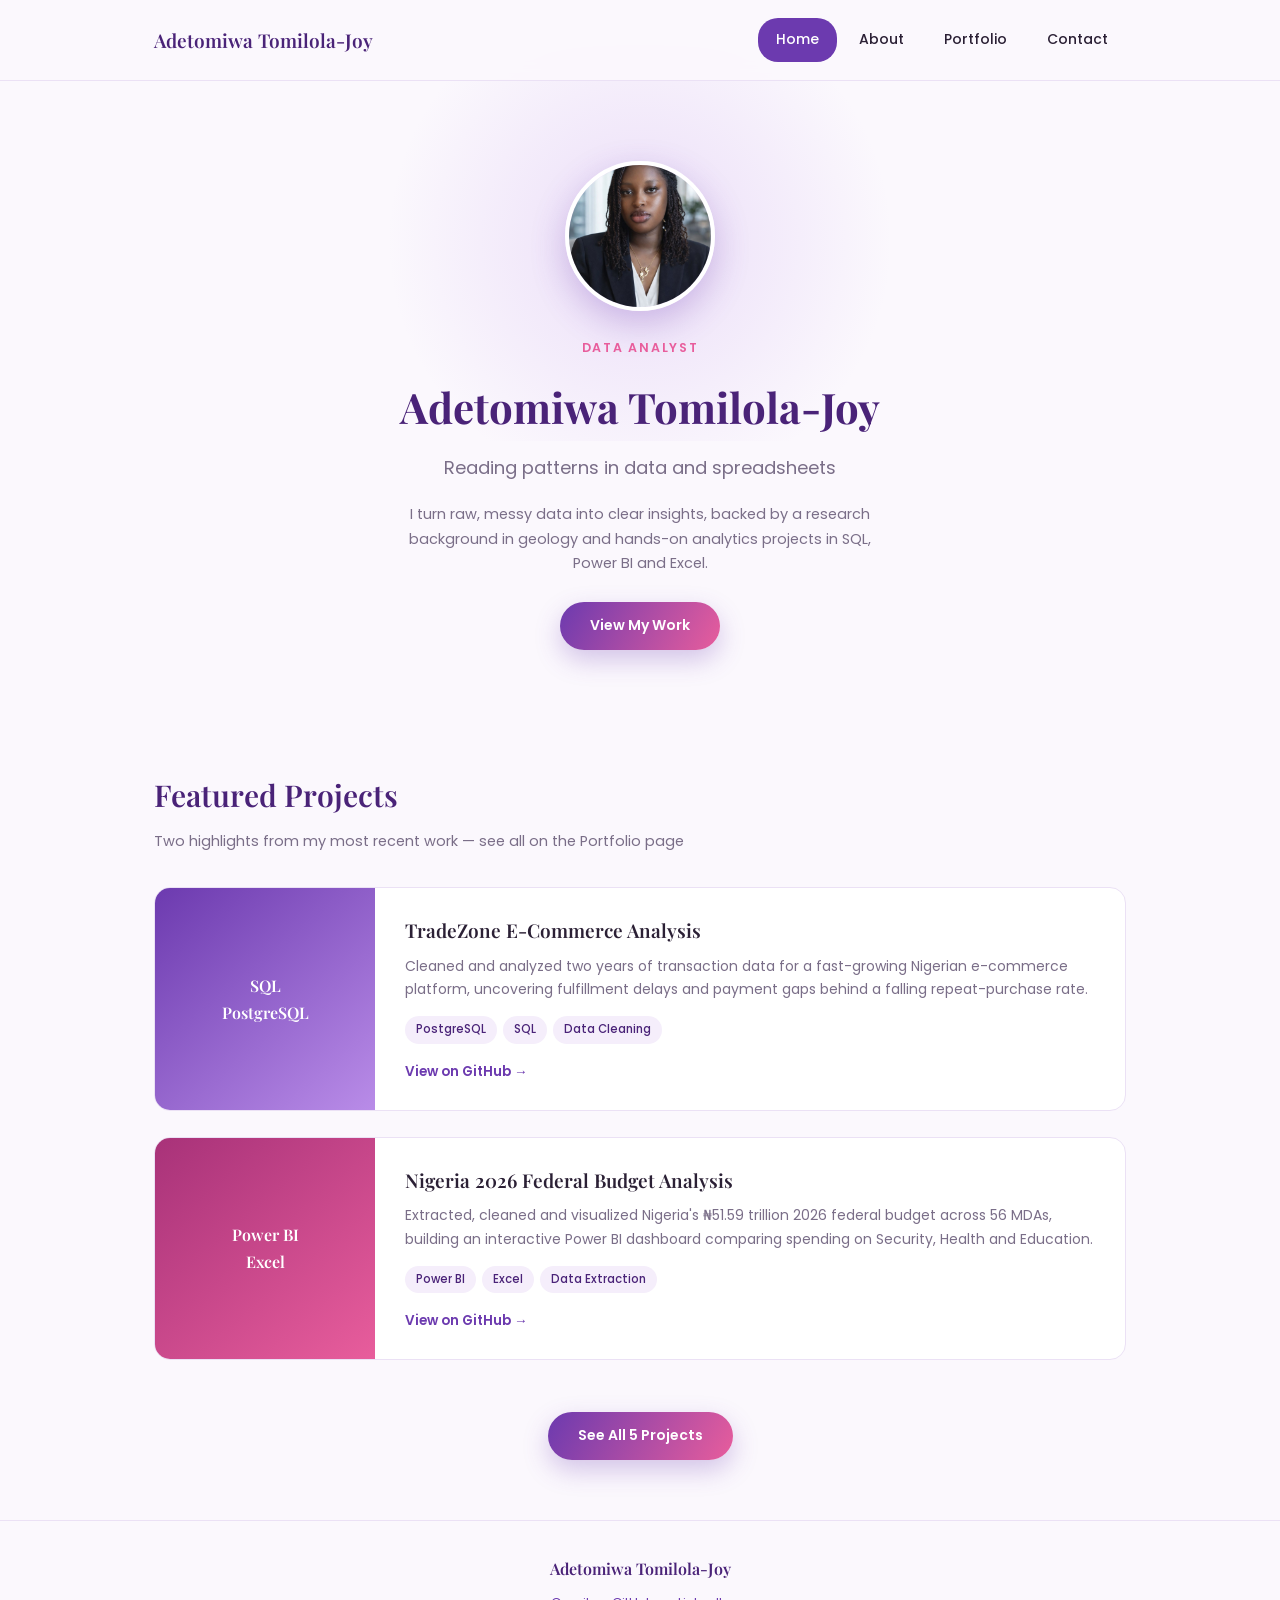
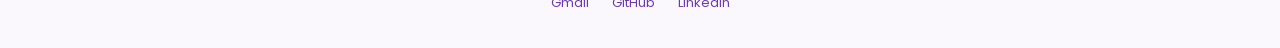
<file: index.html>
<!DOCTYPE html>
<html lang="en">
<head>
<meta charset="UTF-8">
<meta name="viewport" content="width=device-width, initial-scale=1.0">
<title>Adetomiwa Tomilola-Joy | Data Analyst</title>
<link rel="preconnect" href="https://fonts.googleapis.com">
<link href="https://fonts.googleapis.com/css2?family=Playfair+Display:wght@500;600;700&family=Poppins:wght@300;400;500;600;700&display=swap" rel="stylesheet">
<link rel="stylesheet" href="shared.css">
</head>
<body>

<header>
  <nav>
    <div class="site-title">Adetomiwa Tomilola-Joy</div>
    <button class="menu-toggle" id="menuToggle">&#9776;</button>
    <ul id="navLinks">
      <li><a href="index.html" class="active">Home</a></li>
      <li><a href="about.html">About</a></li>
      <li><a href="portfolio.html">Portfolio</a></li>
      <li><a href="contact.html">Contact</a></li>
    </ul>
  </nav>
</header>

<div class="hero">
  <img src="profile.jpg" alt="Adetomiwa Tomilola-Joy">
  <div class="eyebrow">Data Analyst</div>
  <h1>Adetomiwa Tomilola-Joy</h1>
  <h2>Reading patterns in data and spreadsheets</h2>
  <p class="tag">I turn raw, messy data into clear insights, backed by a research background in geology and hands-on analytics projects in SQL, Power BI and Excel.</p>
  <a class="btn" href="portfolio.html">View My Work</a>
</div>

<section id="portfolio">
  <h3>Featured Projects</h3>
  <p class="subhead">Two highlights from my most recent work — see all on the Portfolio page</p>

  <div class="card">
    <div class="card-banner banner-purple">SQL<br>PostgreSQL</div>
    <div class="card-text">
      <h4>TradeZone E-Commerce Analysis</h4>
      <p>Cleaned and analyzed two years of transaction data for a fast-growing Nigerian e-commerce platform, uncovering fulfillment delays and payment gaps behind a falling repeat-purchase rate.</p>
      <div class="tags"><span>PostgreSQL</span><span>SQL</span><span>Data Cleaning</span></div>
      <a class="cta" href="https://github.com/Tomilola-Joy/E-commerce-SQL-Analysis" target="_blank" rel="noopener">View on GitHub &rarr;</a>
    </div>
  </div>

  <div class="card">
    <div class="card-banner banner-pink">Power BI<br>Excel</div>
    <div class="card-text">
      <h4>Nigeria 2026 Federal Budget Analysis</h4>
      <p>Extracted, cleaned and visualized Nigeria's &#8358;51.59 trillion 2026 federal budget across 56 MDAs, building an interactive Power BI dashboard comparing spending on Security, Health and Education.</p>
      <div class="tags"><span>Power BI</span><span>Excel</span><span>Data Extraction</span></div>
      <a class="cta" href="https://github.com/Tomilola-Joy/Nigeria-2026-Federal-Budget-Analysis" target="_blank" rel="noopener">View on GitHub &rarr;</a>
    </div>
  </div>

  <div style="text-align:center; margin-top:10px;">
    <a class="btn" href="portfolio.html">See All 5 Projects</a>
  </div>
</section>

<footer>
  <div class="footer-name">Adetomiwa Tomilola-Joy</div>
  <div class="footer-links">
    <a href="mailto:adetomiwatomilolajoy@gmail.com">Gmail</a>
    <a href="https://github.com/Tomilola-Joy?tab=repositories" target="_blank" rel="noopener">GitHub</a>
    <a href="https://www.linkedin.com/in/adetomiwa-tomilola" target="_blank" rel="noopener">LinkedIn</a>
  </div>
</footer>

<script>
  document.getElementById('menuToggle').addEventListener('click', ()=>{
    document.getElementById('navLinks').classList.toggle('open');
  });
</script>

</body>
</html>
</file>
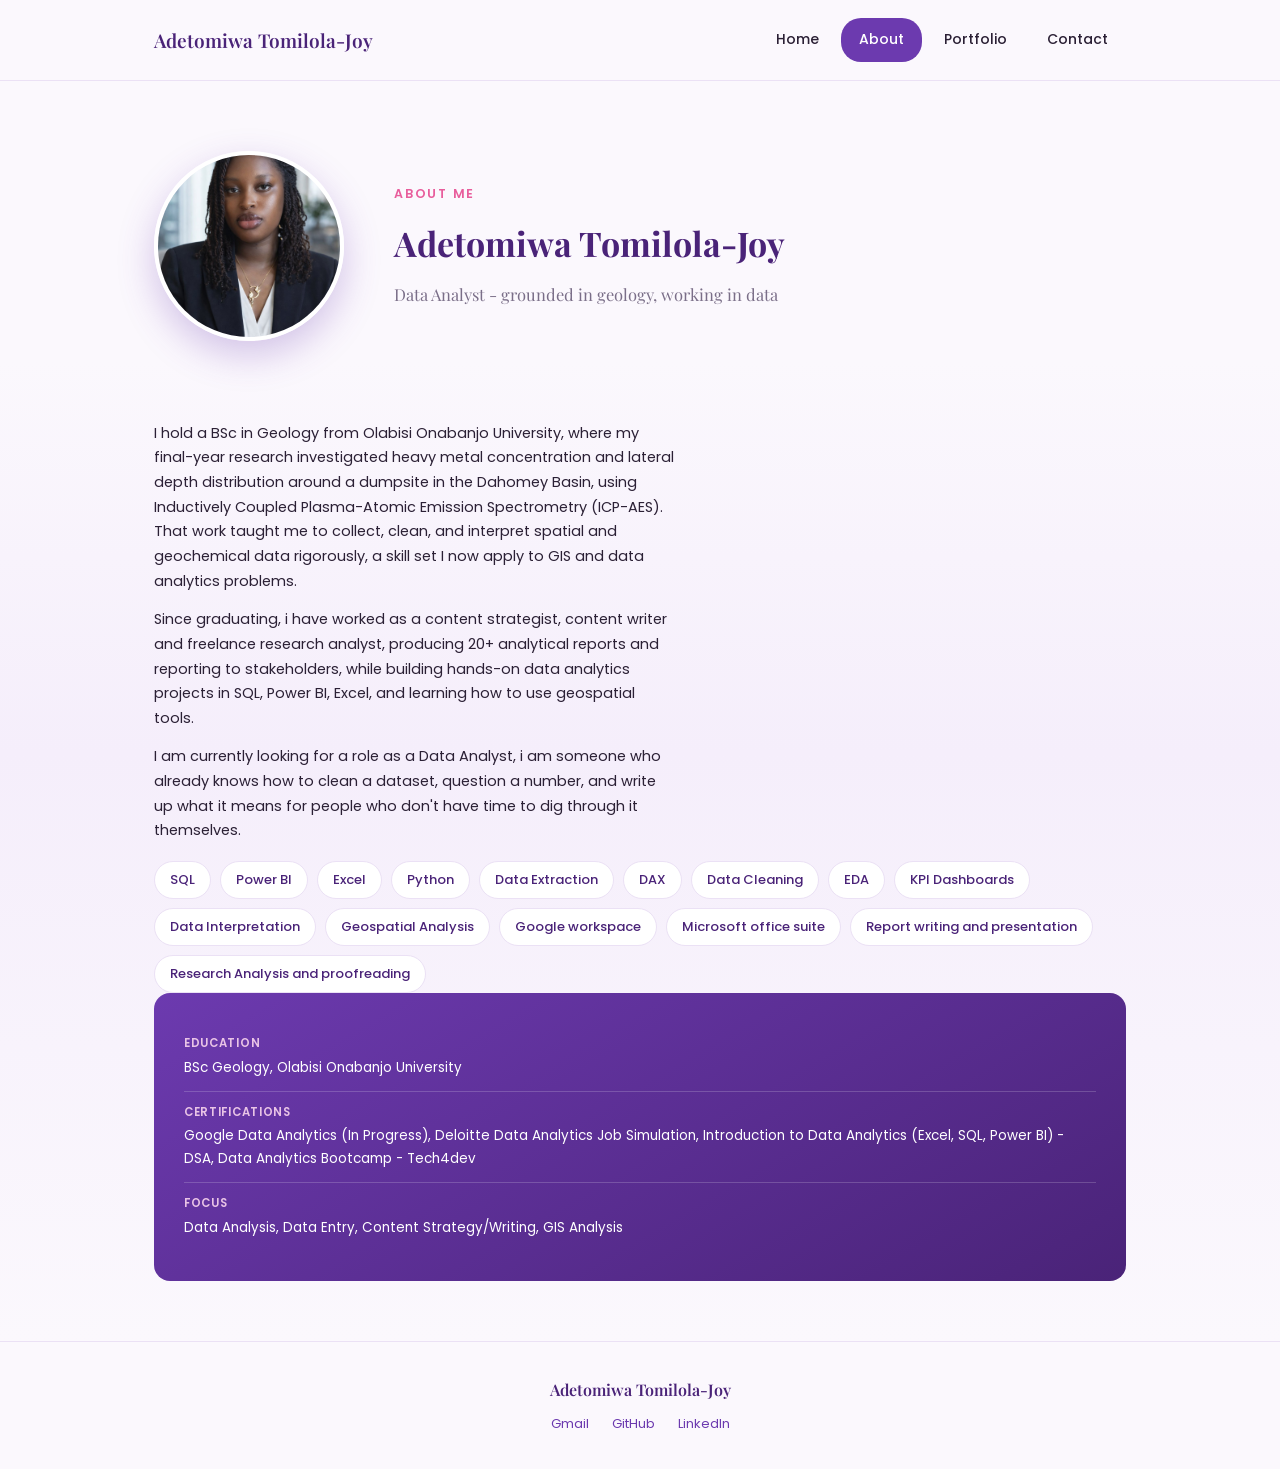
<file: about.html>
<!DOCTYPE html>
<html lang="en">
<head>
<meta charset="UTF-8">
<meta name="viewport" content="width=device-width, initial-scale=1.0">
<title>About | Adetomiwa Tomilola-Joy</title>
<link rel="preconnect" href="https://fonts.googleapis.com">
<link href="https://fonts.googleapis.com/css2?family=Playfair+Display:wght@500;600;700&family=Poppins:wght@300;400;500;600;700&display=swap" rel="stylesheet">
<link rel="stylesheet" href="shared.css">
</head>
<body>

<header>
  <nav>
    <div class="site-title">Adetomiwa Tomilola-Joy</div>
    <button class="menu-toggle" id="menuToggle">&#9776;</button>
    <ul id="navLinks">
      <li><a href="index.html">Home</a></li>
      <li><a href="about.html" class="active">About</a></li>
      <li><a href="portfolio.html">Portfolio</a></li>
      <li><a href="contact.html">Contact</a></li>
    </ul>
  </nav>
</header>

<div id="about-hero">
  <img src="profile.jpg" alt="Adetomiwa Tomilola-Joy">
  <div>
    <div class="eyebrow">About Me</div>
    <h1>Adetomiwa Tomilola-Joy</h1>
    <h2>Data Analyst - grounded in geology, working in data</h2>
  </div>
</div>

<div class="about-content-wrap">
  <section id="about">
    <div class="about-wrap">
      <div>
        <p>I hold a BSc in Geology from Olabisi Onabanjo University, where my final-year research investigated heavy metal concentration and lateral depth distribution around a dumpsite in the Dahomey Basin, using Inductively Coupled Plasma-Atomic Emission Spectrometry (ICP-AES). That work taught me to collect, clean, and interpret spatial and geochemical data rigorously, a skill set I now apply to GIS and data analytics problems.</p>
        <p>Since graduating, i have worked as a content strategist, content writer and freelance research analyst, producing 20+ analytical reports and reporting to stakeholders, while building hands-on data analytics projects in SQL, Power BI, Excel, and learning how to use geospatial tools.</p>
        <p>I am currently looking for a role as a Data Analyst, i am someone who already knows how to clean a dataset, question a number, and write up what it means for people who don't have time to dig through it themselves.</p>
        <div class="skills-list">
          <span>SQL</span><span>Power BI</span><span>Excel</span><span>Python</span><span>Data Extraction</span>
          <span>DAX</span><span>Data Cleaning</span><span>EDA</span><span>KPI Dashboards</span><span>Data Interpretation</span>
          <span>Geospatial Analysis</span><span>Google workspace</span><span>Microsoft office suite</span><span>Report writing and presentation</span><span>Research Analysis and proofreading</span>

      </div>
      <div class="about-facts">
        <div><b>Education</b>BSc Geology, Olabisi Onabanjo University</div>
        <div><b>Certifications</b>Google Data Analytics (In Progress), Deloitte Data Analytics Job Simulation, Introduction to Data Analytics (Excel, SQL, Power BI) - DSA, Data Analytics Bootcamp - Tech4dev</div>
        <div><b>Focus</b>Data Analysis, Data Entry, Content Strategy/Writing, GIS Analysis</div>
      </div>
    </div>
  </section>
</div>

<footer>
  <div class="footer-name">Adetomiwa Tomilola-Joy</div>
  <div class="footer-links">
    <a href="mailto:adetomiwatomilolajoy@gmail.com">Gmail</a>
    <a href="https://github.com/Tomilola-Joy?tab=repositories" target="_blank" rel="noopener">GitHub</a>
    <a href="https://www.linkedin.com/in/adetomiwa-tomilola" target="_blank" rel="noopener">LinkedIn</a>
  </div>
</footer>

<script>
  document.getElementById('menuToggle').addEventListener('click', ()=>{
    document.getElementById('navLinks').classList.toggle('open');
  });
</script>

</body>
</html>
</file>
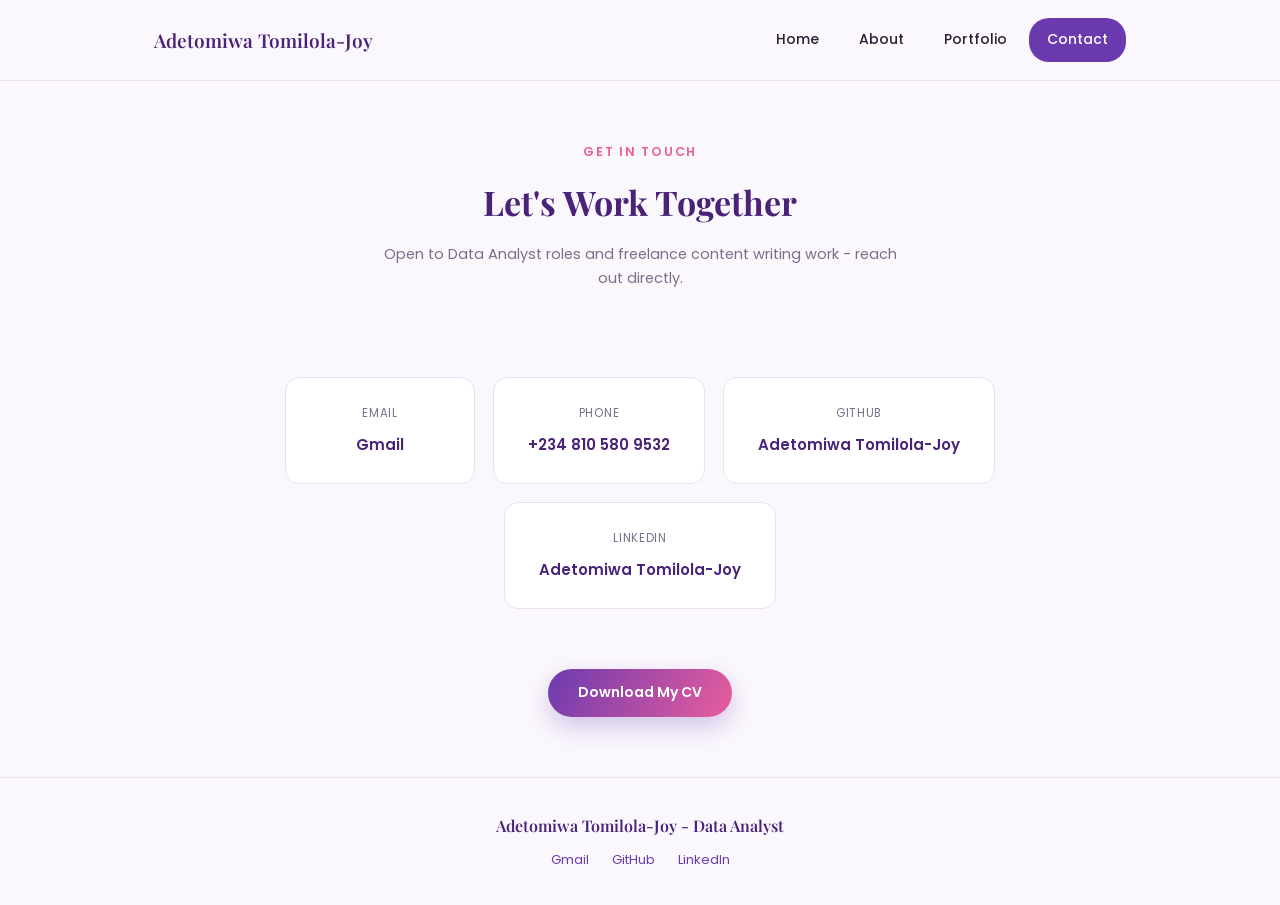
<file: contact.html>
<!DOCTYPE html>
<html lang="en">
<head>
<meta charset="UTF-8">
<meta name="viewport" content="width=device-width, initial-scale=1.0">
<title>Contact | Adetomiwa Tomilola-Joy</title>
<link rel="preconnect" href="https://fonts.googleapis.com">
<link href="https://fonts.googleapis.com/css2?family=Playfair+Display:wght@500;600;700&family=Poppins:wght@300;400;500;600;700&display=swap" rel="stylesheet">
<link rel="stylesheet" href="shared.css">
</head>
<body>

<header>
  <nav>
    <div class="site-title">Adetomiwa Tomilola-Joy</div>
    <button class="menu-toggle" id="menuToggle">&#9776;</button>
    <ul id="navLinks">
      <li><a href="index.html">Home</a></li>
      <li><a href="about.html">About</a></li>
      <li><a href="portfolio.html">Portfolio</a></li>
      <li><a href="contact.html" class="active">Contact</a></li>
    </ul>
  </nav>
</header>

<div class="page-hero">
  <div class="eyebrow">Get In Touch</div>
  <h1>Let's Work Together</h1>
  <p>Open to Data Analyst roles and freelance content writing work - reach out directly.</p>
</div>

<section id="contact">
  <div class="contact-grid">
    <a class="contact-card" href="mailto:adetomiwatomilolajoy@gmail.com">
      <div class="label">Email</div>
      <div class="value">Gmail</div>
    </a>
    <a class="contact-card" href="tel:+2348105809532">
      <div class="label">Phone</div>
      <div class="value">+234 810 580 9532</div>
    </a>
    <a class="contact-card" href="https://github.com/Tomilola-Joy?tab=repositories" target="_blank" rel="noopener">
      <div class="label">GitHub</div>
      <div class="value">Adetomiwa Tomilola-Joy</div>
    </a>
    <a class="contact-card" href="https://www.linkedin.com/in/adetomiwa-tomilola" target="_blank" rel="noopener">
      <div class="label">LinkedIn</div>
      <div class="value">Adetomiwa Tomilola-Joy</div>
    </a>
  </div>
  <div style="text-align:center; margin-top:34px;">
    <a class="btn" href="Adetomiwa_Tomilola-Joy_CV .pdf" target="_blank" download>Download My CV</a>
  </div>
</section>

<footer>
  <div class="footer-name">Adetomiwa Tomilola-Joy - Data Analyst</div>
  <div class="footer-links">
    <a href="mailto:adetomiwatomilolajoy@gmail.com">Gmail</a>
    <a href="https://github.com/Tomilola-Joy?tab=repositories" target="_blank" rel="noopener">GitHub</a>
    <a href="https://www.linkedin.com/in/adetomiwa-tomilola" target="_blank" rel="noopener">LinkedIn</a>
  </div>
</footer>

<script>
  document.getElementById('menuToggle').addEventListener('click', ()=>{
    document.getElementById('navLinks').classList.toggle('open');
  });
</script>

</body>
</html>
</file>
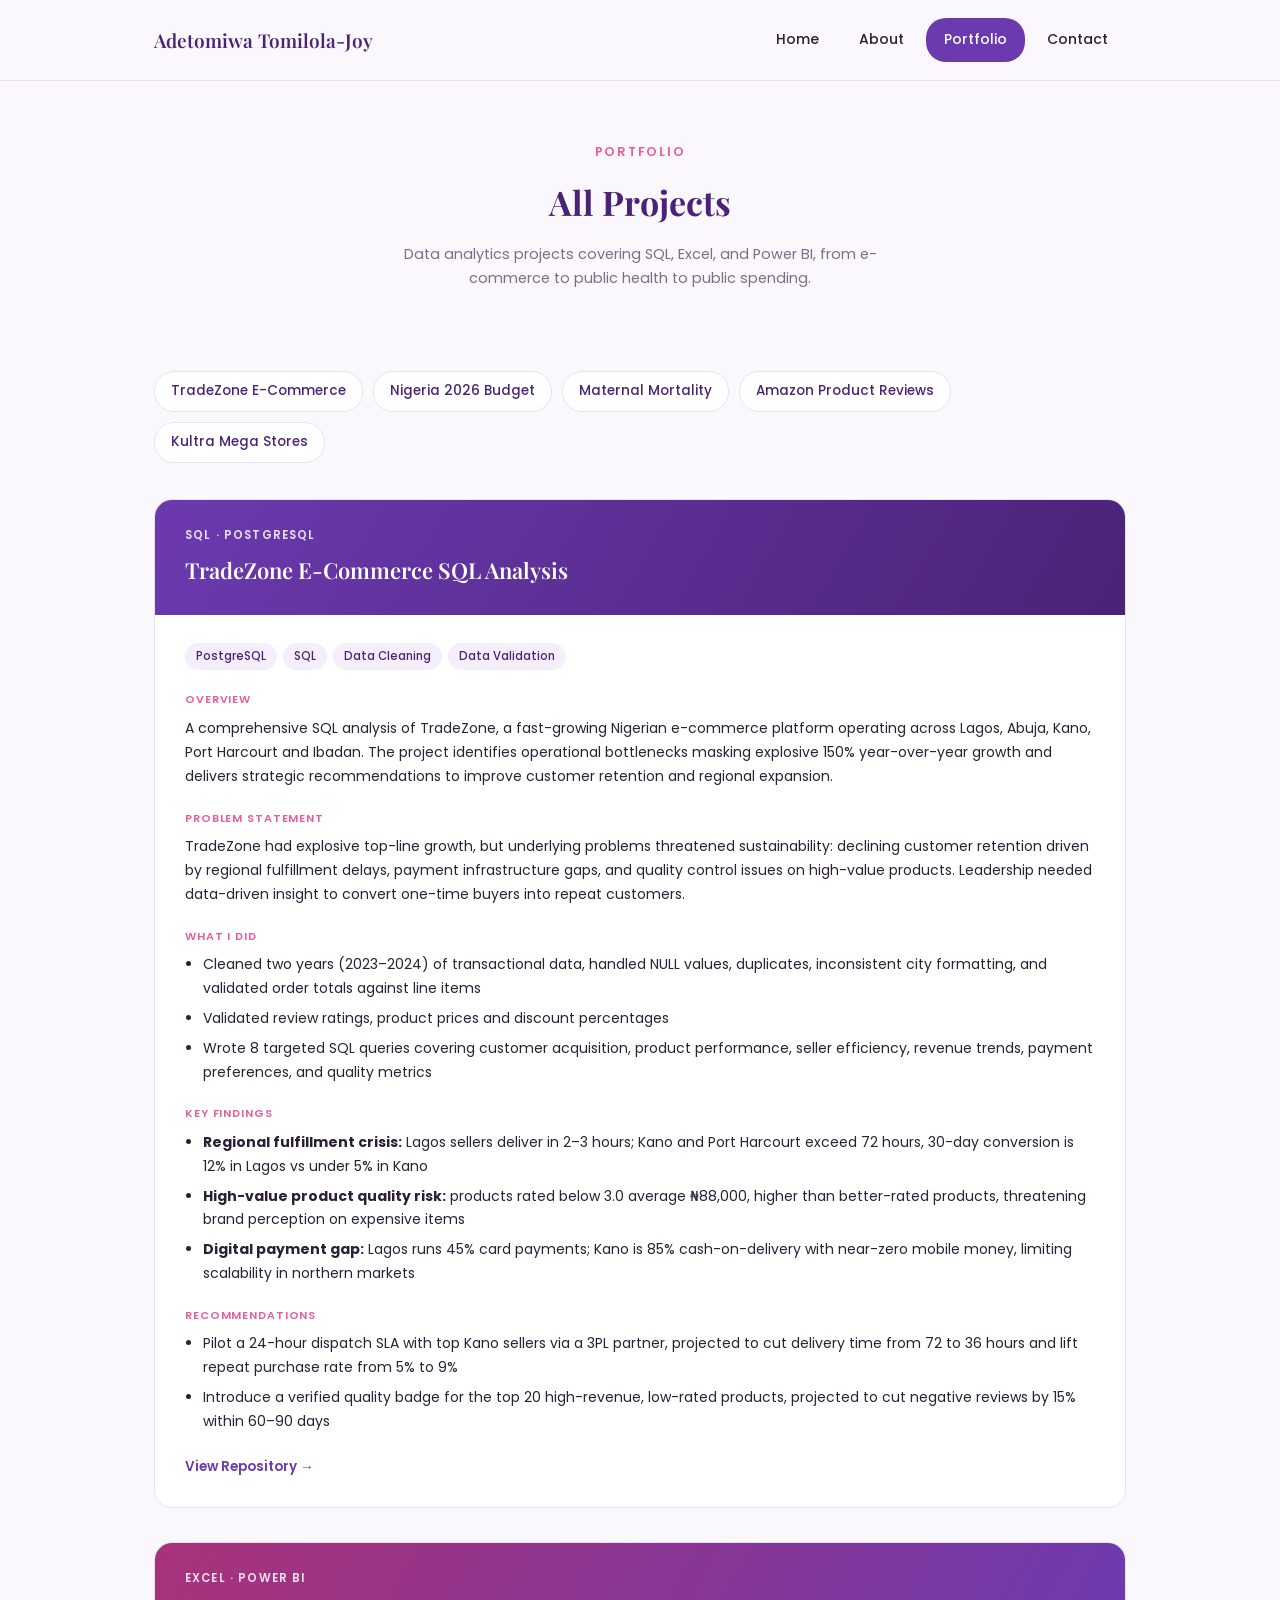
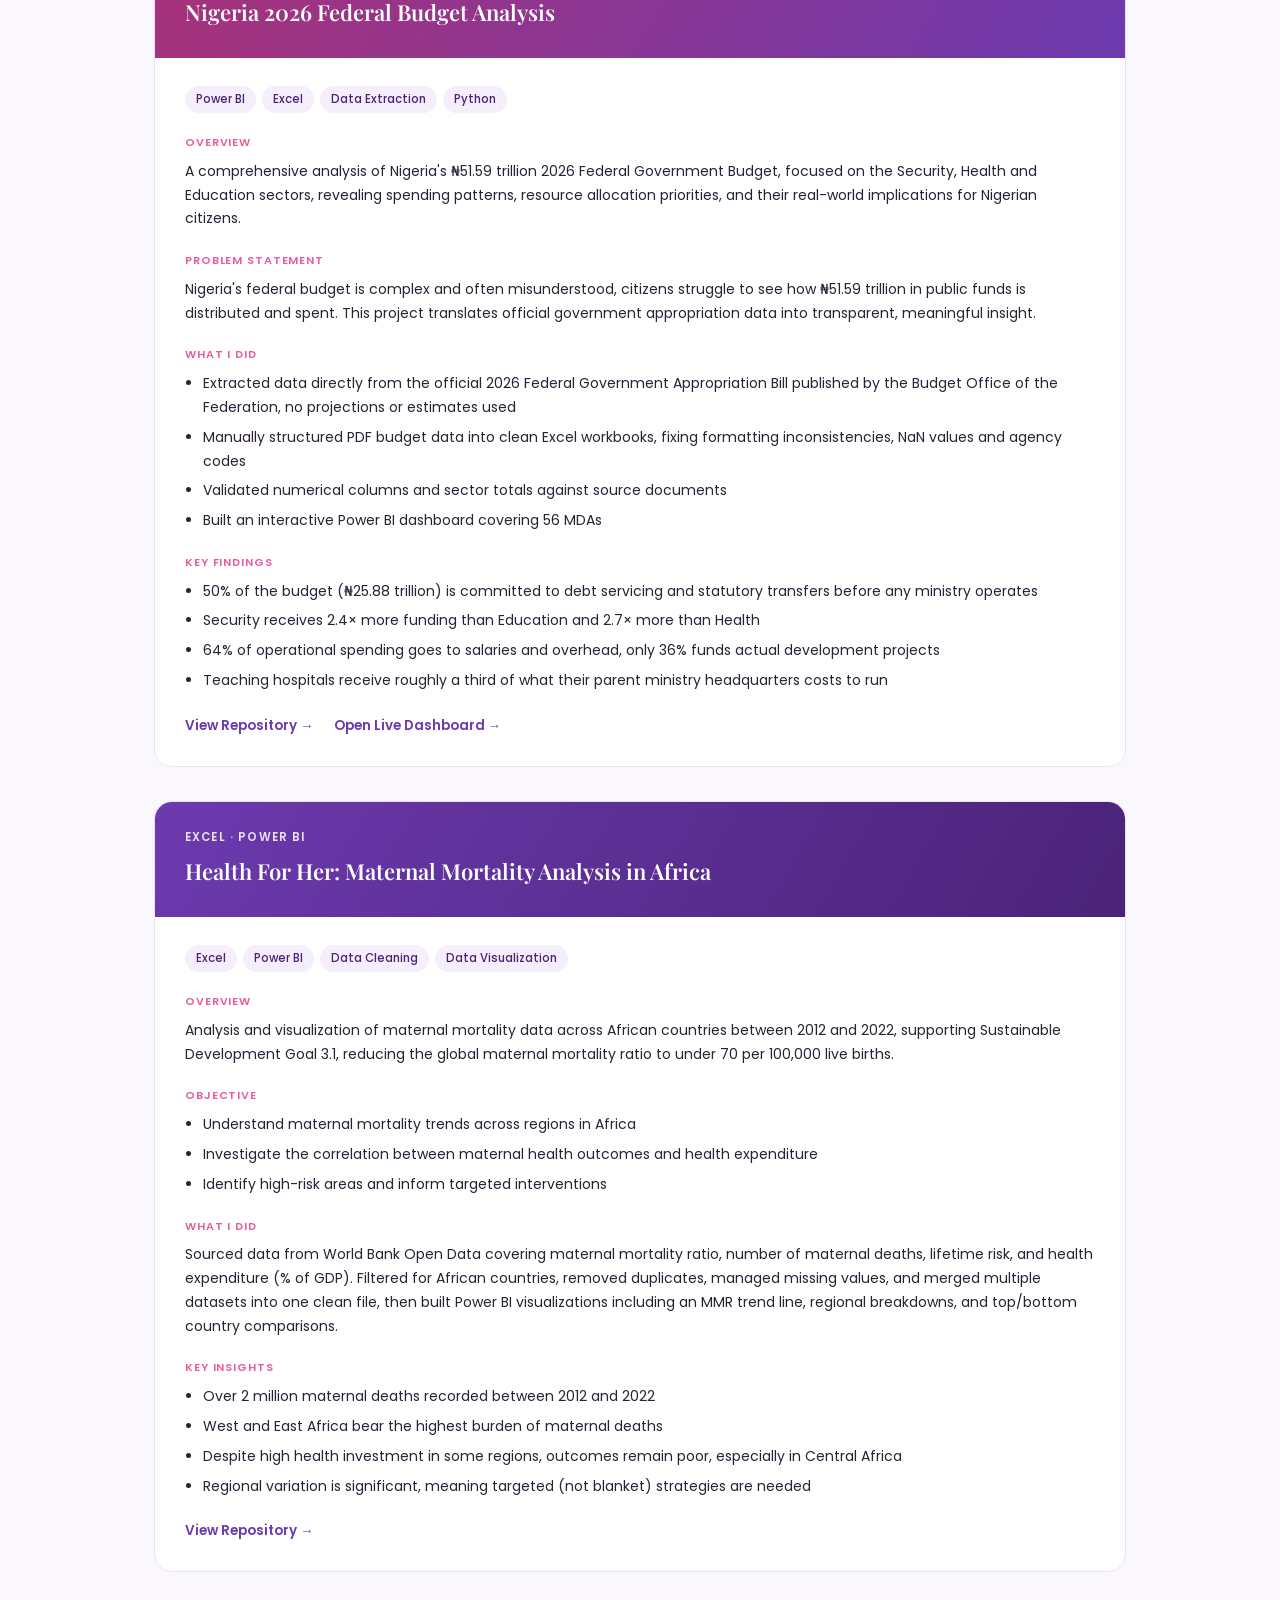
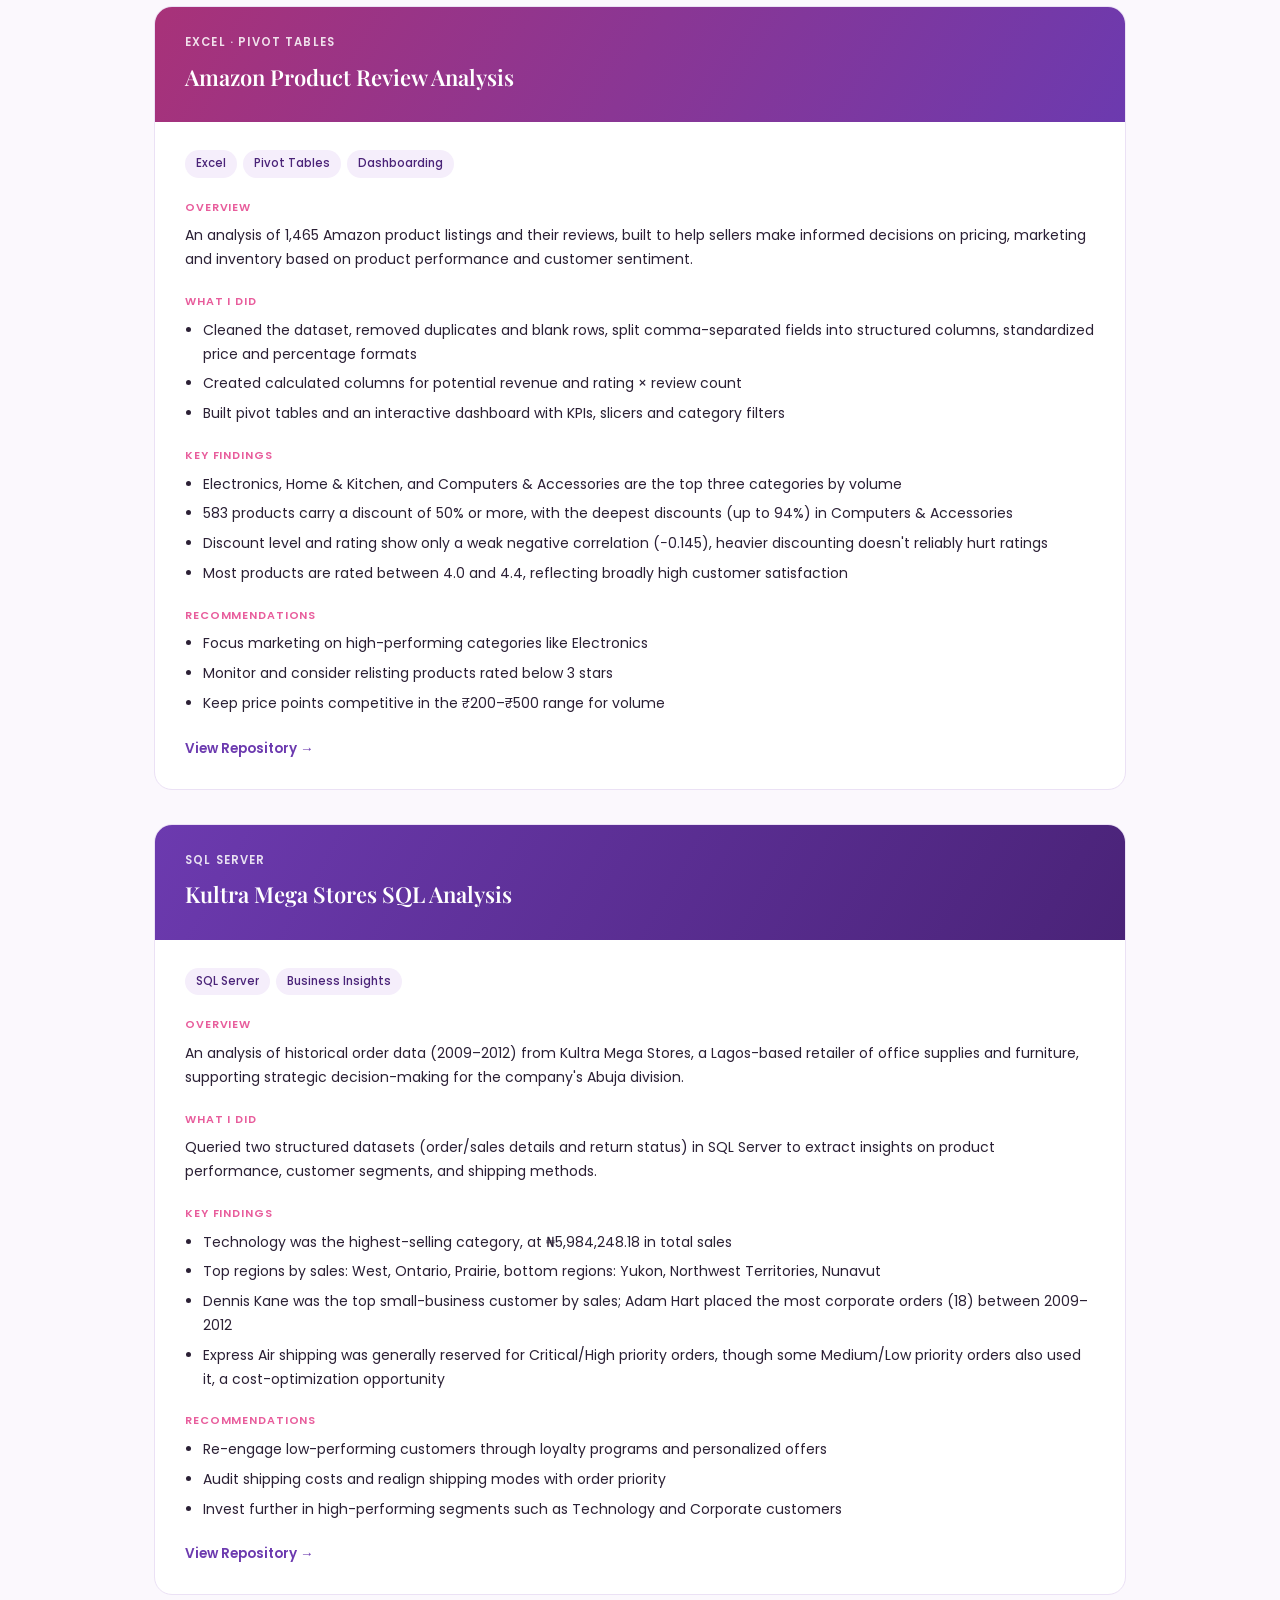
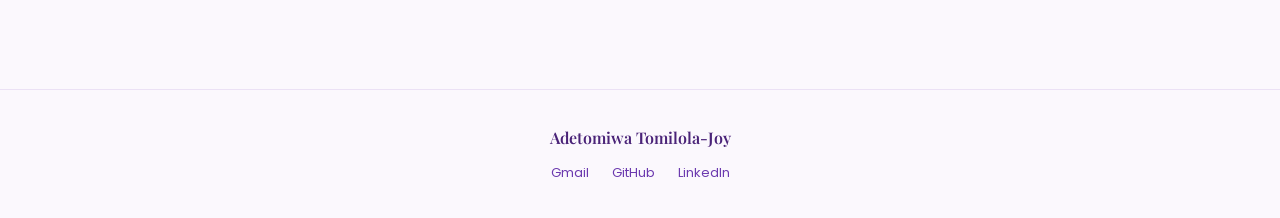
<file: portfolio.html>
<!DOCTYPE html>
<html lang="en">
<head>
<meta charset="UTF-8">
<meta name="viewport" content="width=device-width, initial-scale=1.0">
<title>Portfolio | Adetomiwa Tomilola-Joy</title>
<link rel="preconnect" href="https://fonts.googleapis.com">
<link href="https://fonts.googleapis.com/css2?family=Playfair+Display:wght@500;600;700&family=Poppins:wght@300;400;500;600;700&display=swap" rel="stylesheet">
<link rel="stylesheet" href="shared.css">
</head>
<body>

<header>
  <nav>
    <div class="site-title">Adetomiwa Tomilola-Joy</div>
    <button class="menu-toggle" id="menuToggle">&#9776;</button>
    <ul id="navLinks">
      <li><a href="index.html">Home</a></li>
      <li><a href="about.html">About</a></li>
      <li><a href="portfolio.html" class="active">Portfolio</a></li>
      <li><a href="contact.html">Contact</a></li>
    </ul>
  </nav>
</header>

<div class="page-hero">
  <div class="eyebrow">Portfolio</div>
  <h1>All Projects</h1>
  <p>Data analytics projects covering SQL, Excel, and Power BI, from e-commerce to public health to public spending.</p>
</div>

<section>
  <ul class="quick-links">
    <li><a href="#p-ecommerce">TradeZone E-Commerce</a></li>
    <li><a href="#p-budget">Nigeria 2026 Budget</a></li>
    <li><a href="#p-maternal">Maternal Mortality</a></li>
    <li><a href="#p-amazon">Amazon Product Reviews</a></li>
    <li><a href="#p-kms">Kultra Mega Stores</a></li>
  </ul>

  <!-- 1. TradeZone -->
  <div class="project-full" id="p-ecommerce">
    <div class="pf-banner pf-banner-1">
      <div class="pf-eyebrow">SQL &middot; PostgreSQL</div>
      <h4>TradeZone E-Commerce SQL Analysis</h4>
    </div>
    <div class="pf-body">
      <div class="tags"><span>PostgreSQL</span><span>SQL</span><span>Data Cleaning</span><span>Data Validation</span></div>

      <div class="pf-block">
        <div class="pf-label">Overview</div>
        <p>A comprehensive SQL analysis of TradeZone, a fast-growing Nigerian e-commerce platform operating across Lagos, Abuja, Kano, Port Harcourt and Ibadan. The project identifies operational bottlenecks masking explosive 150% year-over-year growth and delivers strategic recommendations to improve customer retention and regional expansion.</p>
      </div>

      <div class="pf-block">
        <div class="pf-label">Problem Statement</div>
        <p>TradeZone had explosive top-line growth, but underlying problems threatened sustainability: declining customer retention driven by regional fulfillment delays, payment infrastructure gaps, and quality control issues on high-value products. Leadership needed data-driven insight to convert one-time buyers into repeat customers.</p>
      </div>

      <div class="pf-block">
        <div class="pf-label">What I Did</div>
        <ul>
          <li>Cleaned two years (2023&ndash;2024) of transactional data, handled NULL values, duplicates, inconsistent city formatting, and validated order totals against line items</li>
          <li>Validated review ratings, product prices and discount percentages</li>
          <li>Wrote 8 targeted SQL queries covering customer acquisition, product performance, seller efficiency, revenue trends, payment preferences, and quality metrics</li>
        </ul>
      </div>

      <div class="pf-block">
        <div class="pf-label">Key Findings</div>
        <ul>
          <li><b>Regional fulfillment crisis:</b> Lagos sellers deliver in 2&ndash;3 hours; Kano and Port Harcourt exceed 72 hours, 30-day conversion is 12% in Lagos vs under 5% in Kano</li>
          <li><b>High-value product quality risk:</b> products rated below 3.0 average &#8358;88,000, higher than better-rated products, threatening brand perception on expensive items</li>
          <li><b>Digital payment gap:</b> Lagos runs 45% card payments; Kano is 85% cash-on-delivery with near-zero mobile money, limiting scalability in northern markets</li>
        </ul>
      </div>

      <div class="pf-block">
        <div class="pf-label">Recommendations</div>
        <ul>
          <li>Pilot a 24-hour dispatch SLA with top Kano sellers via a 3PL partner, projected to cut delivery time from 72 to 36 hours and lift repeat purchase rate from 5% to 9%</li>
          <li>Introduce a verified quality badge for the top 20 high-revenue, low-rated products, projected to cut negative reviews by 15% within 60&ndash;90 days</li>
        </ul>
      </div>

      <div class="pf-links">
        <a href="https://github.com/Tomilola-Joy/E-commerce-SQL-Analysis" target="_blank" rel="noopener">View Repository &rarr;</a>
      </div>
    </div>
  </div>

  <!-- 2. Nigeria Budget -->
  <div class="project-full" id="p-budget">
    <div class="pf-banner pf-banner-2">
      <div class="pf-eyebrow">Excel &middot; Power BI</div>
      <h4>Nigeria 2026 Federal Budget Analysis</h4>
    </div>
    <div class="pf-body">
      <div class="tags"><span>Power BI</span><span>Excel</span><span>Data Extraction</span><span>Python</span></div>

      <div class="pf-block">
        <div class="pf-label">Overview</div>
        <p>A comprehensive analysis of Nigeria's &#8358;51.59 trillion 2026 Federal Government Budget, focused on the Security, Health and Education sectors, revealing spending patterns, resource allocation priorities, and their real-world implications for Nigerian citizens.</p>
      </div>

      <div class="pf-block">
        <div class="pf-label">Problem Statement</div>
        <p>Nigeria's federal budget is complex and often misunderstood, citizens struggle to see how &#8358;51.59 trillion in public funds is distributed and spent. This project translates official government appropriation data into transparent, meaningful insight.</p>
      </div>

      <div class="pf-block">
        <div class="pf-label">What I Did</div>
        <ul>
          <li>Extracted data directly from the official 2026 Federal Government Appropriation Bill published by the Budget Office of the Federation, no projections or estimates used</li>
          <li>Manually structured PDF budget data into clean Excel workbooks, fixing formatting inconsistencies, NaN values and agency codes</li>
          <li>Validated numerical columns and sector totals against source documents</li>
          <li>Built an interactive Power BI dashboard covering 56 MDAs</li>
        </ul>
      </div>

      <div class="pf-block">
        <div class="pf-label">Key Findings</div>
        <ul>
          <li>50% of the budget (&#8358;25.88 trillion) is committed to debt servicing and statutory transfers before any ministry operates</li>
          <li>Security receives 2.4&times; more funding than Education and 2.7&times; more than Health</li>
          <li>64% of operational spending goes to salaries and overhead, only 36% funds actual development projects</li>
          <li>Teaching hospitals receive roughly a third of what their parent ministry headquarters costs to run</li>
        </ul>
      </div>

      <div class="pf-links">
        <a href="https://github.com/Tomilola-Joy/Nigeria-2026-Federal-Budget-Analysis" target="_blank" rel="noopener">View Repository &rarr;</a>
        <a href="https://app.powerbi.com/view?r=eyJrIjoiYWFkZTRiYzMtYjIxZC00ZjVmLTk1YjMtZGUyYmY4NjJlNTQyIiwidCI6ImMwZmMxNTU3LTEzMzktNDZkZC05MDk1LWExZjM0ZDdiZmI3ZiJ9" target="_blank" rel="noopener">Open Live Dashboard &rarr;</a>
      </div>
    </div>
  </div>

  <!-- 3. Maternal Mortality -->
  <div class="project-full" id="p-maternal">
    <div class="pf-banner pf-banner-1">
      <div class="pf-eyebrow">Excel &middot; Power BI</div>
      <h4>Health For Her: Maternal Mortality Analysis in Africa</h4>
    </div>
    <div class="pf-body">
      <div class="tags"><span>Excel</span><span>Power BI</span><span>Data Cleaning</span><span>Data Visualization</span></div>

      <div class="pf-block">
        <div class="pf-label">Overview</div>
        <p>Analysis and visualization of maternal mortality data across African countries between 2012 and 2022, supporting Sustainable Development Goal 3.1,  reducing the global maternal mortality ratio to under 70 per 100,000 live births.</p>
      </div>

      <div class="pf-block">
        <div class="pf-label">Objective</div>
        <ul>
          <li>Understand maternal mortality trends across regions in Africa</li>
          <li>Investigate the correlation between maternal health outcomes and health expenditure</li>
          <li>Identify high-risk areas and inform targeted interventions</li>
        </ul>
      </div>

      <div class="pf-block">
        <div class="pf-label">What I Did</div>
        <p>Sourced data from World Bank Open Data covering maternal mortality ratio, number of maternal deaths, lifetime risk, and health expenditure (% of GDP). Filtered for African countries, removed duplicates, managed missing values, and merged multiple datasets into one clean file, then built Power BI visualizations including an MMR trend line, regional breakdowns, and top/bottom country comparisons.</p>
      </div>

      <div class="pf-block">
        <div class="pf-label">Key Insights</div>
        <ul>
          <li>Over 2 million maternal deaths recorded between 2012 and 2022</li>
          <li>West and East Africa bear the highest burden of maternal deaths</li>
          <li>Despite high health investment in some regions, outcomes remain poor, especially in Central Africa</li>
          <li>Regional variation is significant, meaning targeted (not blanket) strategies are needed</li>
        </ul>
      </div>

      <div class="pf-links">
        <a href="https://github.com/Tomilola-Joy/Maternal-Mortality-Data-Analysis" target="_blank" rel="noopener">View Repository &rarr;</a>
      </div>
    </div>
  </div>

  <!-- 4. Amazon -->
  <div class="project-full" id="p-amazon">
    <div class="pf-banner pf-banner-2">
      <div class="pf-eyebrow">Excel &middot; Pivot Tables</div>
      <h4>Amazon Product Review Analysis</h4>
    </div>
    <div class="pf-body">
      <div class="tags"><span>Excel</span><span>Pivot Tables</span><span>Dashboarding</span></div>

      <div class="pf-block">
        <div class="pf-label">Overview</div>
        <p>An analysis of 1,465 Amazon product listings and their reviews, built to help sellers make informed decisions on pricing, marketing and inventory based on product performance and customer sentiment.</p>
      </div>

      <div class="pf-block">
        <div class="pf-label">What I Did</div>
        <ul>
          <li>Cleaned the dataset, removed duplicates and blank rows, split comma-separated fields into structured columns, standardized price and percentage formats</li>
          <li>Created calculated columns for potential revenue and rating &times; review count</li>
          <li>Built pivot tables and an interactive dashboard with KPIs, slicers and category filters</li>
        </ul>
      </div>

      <div class="pf-block">
        <div class="pf-label">Key Findings</div>
        <ul>
          <li>Electronics, Home &amp; Kitchen, and Computers &amp; Accessories are the top three categories by volume</li>
          <li>583 products carry a discount of 50% or more, with the deepest discounts (up to 94%) in Computers &amp; Accessories</li>
          <li>Discount level and rating show only a weak negative correlation (&minus;0.145), heavier discounting doesn't reliably hurt ratings</li>
          <li>Most products are rated between 4.0 and 4.4, reflecting broadly high customer satisfaction</li>
        </ul>
      </div>

      <div class="pf-block">
        <div class="pf-label">Recommendations</div>
        <ul>
          <li>Focus marketing on high-performing categories like Electronics</li>
          <li>Monitor and consider relisting products rated below 3 stars</li>
          <li>Keep price points competitive in the &#8377;200&ndash;&#8377;500 range for volume</li>
        </ul>
      </div>

      <div class="pf-links">
        <a href="https://github.com/Tomilola-Joy/Amazon-Product-Data-Analysis" target="_blank" rel="noopener">View Repository &rarr;</a>
      </div>
    </div>
  </div>

  <!-- 5. Kultra Mega Stores -->
  <div class="project-full" id="p-kms">
    <div class="pf-banner pf-banner-1">
      <div class="pf-eyebrow">SQL Server</div>
      <h4>Kultra Mega Stores SQL Analysis</h4>
    </div>
    <div class="pf-body">
      <div class="tags"><span>SQL Server</span><span>Business Insights</span></div>

      <div class="pf-block">
        <div class="pf-label">Overview</div>
        <p>An analysis of historical order data (2009&ndash;2012) from Kultra Mega Stores, a Lagos-based retailer of office supplies and furniture, supporting strategic decision-making for the company's Abuja division.</p>
      </div>

      <div class="pf-block">
        <div class="pf-label">What I Did</div>
        <p>Queried two structured datasets (order/sales details and return status) in SQL Server to extract insights on product performance, customer segments, and shipping methods.</p>
      </div>

      <div class="pf-block">
        <div class="pf-label">Key Findings</div>
        <ul>
          <li>Technology was the highest-selling category, at &#8358;5,984,248.18 in total sales</li>
          <li>Top regions by sales: West, Ontario, Prairie, bottom regions: Yukon, Northwest Territories, Nunavut</li>
          <li>Dennis Kane was the top small-business customer by sales; Adam Hart placed the most corporate orders (18) between 2009&ndash;2012</li>
          <li>Express Air shipping was generally reserved for Critical/High priority orders, though some Medium/Low priority orders also used it, a cost-optimization opportunity</li>
        </ul>
      </div>

      <div class="pf-block">
        <div class="pf-label">Recommendations</div>
        <ul>
          <li>Re-engage low-performing customers through loyalty programs and personalized offers</li>
          <li>Audit shipping costs and realign shipping modes with order priority</li>
          <li>Invest further in high-performing segments such as Technology and Corporate customers</li>
        </ul>
      </div>

      <div class="pf-links">
        <a href="https://github.com/Tomilola-Joy/Kultra-Mega-Stores-SQL-Data-Analysis-" target="_blank" rel="noopener">View Repository &rarr;</a>
      </div>
    </div>
  </div>

</section>

<footer>
  <div class="footer-name">Adetomiwa Tomilola-Joy</div>
  <div class="footer-links">
    <a href="mailto:adetomiwatomilolajoy@gmail.com">Gmail</a>
    <a href="https://github.com/Tomilola-Joy?tab=repositories" target="_blank" rel="noopener">GitHub</a>
    <a href="https://www.linkedin.com/in/adetomiwa-tomilola" target="_blank" rel="noopener">LinkedIn</a>
  </div>
</footer>

<script>
  document.getElementById('menuToggle').addEventListener('click', ()=>{
    document.getElementById('navLinks').classList.toggle('open');
  });
</script>

</body>
</html>
</file>
<file: shared.css>
:root{
  --violet:#6C3AAF;
  --violet-dark:#4A2378;
  --lilac:#B98CE8;
  --pink:#E85D9C;
  --bg:#FBF8FD;
  --card-bg:#ffffff;
  --text:#2B2035;
  --gray:#7A6E88;
  --border:#EBE1F5;
}
*{margin:0;padding:0;box-sizing:border-box;}
body{
  font-family:'Poppins', sans-serif;
  color:var(--text);
  background:var(--bg);
  line-height:1.7;
  font-size:15px;
}
a{color:var(--violet); text-decoration:none;}
a:hover{color:var(--pink);}
img{max-width:100%; display:block;}
h1,h2,h3,h4{font-family:'Playfair Display', serif;}

/* ===== NAV ===== */
header{
  background:rgba(251,248,253,0.92);
  backdrop-filter:blur(8px);
  border-bottom:1px solid var(--border);
  position:sticky; top:0; z-index:50;
}
nav{
  max-width:1020px; margin:0 auto;
  display:flex; align-items:center; justify-content:space-between;
  padding:18px 24px;
}
nav .site-title{
  font-family:'Playfair Display', serif;
  font-size:19px; font-weight:600; color:var(--violet-dark);
}
nav ul{list-style:none; display:flex; gap:4px;}
nav ul li a{
  display:block; padding:10px 18px; font-size:14px; color:var(--text); font-weight:500;
  border-radius:20px; transition:background .2s, color .2s;
}
nav ul li a:hover, nav ul li a.active{background:var(--violet); color:#fff;}
.menu-toggle{display:none; background:none; border:none; font-size:22px; cursor:pointer; color:var(--violet);}
@media(max-width:720px){
  nav ul{
    display:none; position:absolute; top:62px; left:0; right:0;
    background:#fff; flex-direction:column; border-bottom:1px solid var(--border);
    padding:10px; gap:0;
  }
  nav ul.open{display:flex;}
  nav ul li a{border-radius:8px;}
  .menu-toggle{display:block;}
}

/* ===== PAGE HERO (non-home pages) ===== */
.page-hero{
  max-width:1020px; margin:0 auto;
  padding:60px 24px 20px;
  text-align:center;
}
.page-hero .eyebrow{
  font-size:12.5px; letter-spacing:0.14em; text-transform:uppercase;
  color:var(--pink); font-weight:600; margin-bottom:12px;
}
.page-hero h1{
  font-size:34px; font-weight:700; color:var(--violet-dark); margin-bottom:10px;
}
.page-hero p{
  max-width:520px; margin:0 auto; color:var(--gray); font-size:14.5px;
}

/* ===== HOME HERO ===== */
.hero{
  max-width:1020px; margin:0 auto;
  padding:80px 24px 60px;
  text-align:center;
  position:relative;
}
.hero::before{
  content:'';
  position:absolute; top:-40px; left:50%; transform:translateX(-50%);
  width:600px; height:400px;
  background:radial-gradient(circle, rgba(185,140,232,0.25) 0%, transparent 70%);
  z-index:-1;
}
.hero img{
  width:150px; height:150px; border-radius:50%; object-fit:cover;
  margin:0 auto 26px;
  border:4px solid #fff;
  box-shadow:0 12px 34px rgba(108,58,175,0.28);
}
.hero .eyebrow{
  font-size:12.5px; letter-spacing:0.14em; text-transform:uppercase;
  color:var(--pink); font-weight:600; margin-bottom:14px;
}
.hero h1{
  font-size:42px; font-weight:700; margin-bottom:10px; color:var(--violet-dark);
}
.hero h2{
  font-size:18px; font-weight:400; font-family:'Poppins',sans-serif; color:var(--gray);
  margin-bottom:8px;
}
.hero p.tag{
  max-width:480px; margin:18px auto 0; color:var(--gray); font-size:14.5px;
}
.btn{
  display:inline-block; margin-top:26px;
  background:linear-gradient(120deg, var(--violet), var(--pink));
  color:#fff; padding:12px 30px; border-radius:24px;
  font-weight:600; font-size:14px;
  box-shadow:0 10px 26px rgba(108,58,175,0.28);
  transition:transform .2s, box-shadow .2s;
}
.btn:hover{color:#fff; transform:translateY(-2px); box-shadow:0 14px 32px rgba(108,58,175,0.36);}

/* ===== SECTION ===== */
section{max-width:1020px; margin:0 auto; padding:60px 24px;}
section h3{
  font-size:30px; font-weight:600; color:var(--violet-dark);
  margin-bottom:8px;
}
section > .subhead{
  color:var(--gray); font-size:14.5px; margin-bottom:34px;
}

/* quick links */
.quick-links{list-style:none; margin-bottom:36px; display:flex; flex-wrap:wrap; gap:10px;}
.quick-links li a{
  display:inline-block; background:#fff; border:1px solid var(--border);
  padding:8px 16px; border-radius:20px; font-size:13.5px; font-weight:500; color:var(--violet-dark);
  transition:background .2s, color .2s, border-color .2s;
}
.quick-links li a:hover{background:var(--violet); border-color:var(--violet); color:#fff;}

/* ===== PROJECT CARDS (home teaser) ===== */
.card{
  display:flex; gap:26px; align-items:stretch;
  padding:0; margin-bottom:26px;
  background:var(--card-bg);
  border:1px solid var(--border);
  border-radius:16px;
  overflow:hidden;
  flex-wrap:wrap;
  transition:box-shadow .25s, transform .25s;
}
.card:hover{box-shadow:0 16px 40px rgba(108,58,175,0.14); transform:translateY(-3px);}
.card-banner{
  width:220px; flex-shrink:0;
  display:flex; align-items:center; justify-content:center;
  color:#fff; font-family:'Playfair Display',serif; font-weight:600; font-size:16px; text-align:center;
  padding:20px;
}
.banner-purple{background:linear-gradient(140deg, #6C3AAF, #B98CE8);}
.banner-pink{background:linear-gradient(140deg, #A83279, #E85D9C);}
.card-text{flex:1; min-width:220px; padding:26px 26px 26px 4px;}
.card-text h4{font-size:19px; font-weight:600; margin-bottom:8px; color:var(--text);}
.card-text p{color:var(--gray); font-size:14px; margin-bottom:14px;}
.card-text .tags{display:flex; flex-wrap:wrap; gap:6px; margin-bottom:14px;}
.card-text .tags span{
  background:#F5EEFB; color:var(--violet-dark);
  font-size:11.5px; padding:4px 11px; border-radius:20px; font-weight:500;
}
.card-text a.cta{
  font-weight:600; font-size:13.5px;
  display:inline-flex; align-items:center; gap:6px;
}

/* ===== FULL PROJECT (portfolio page) ===== */
.project-full{
  background:var(--card-bg);
  border:1px solid var(--border);
  border-radius:18px;
  margin-bottom:34px;
  overflow:hidden;
}
.project-full .pf-banner{
  padding:26px 30px;
  color:#fff;
}
.project-full .pf-banner .pf-eyebrow{
  font-size:11.5px; letter-spacing:0.1em; text-transform:uppercase; opacity:0.85; margin-bottom:6px; font-weight:600;
}
.project-full .pf-banner h4{font-size:22px; font-weight:600;}
.pf-banner-1{background:linear-gradient(120deg, #6C3AAF, #4A2378);}
.pf-banner-2{background:linear-gradient(120deg, #A83279, #6C3AAF);}
.project-full .pf-body{padding:28px 30px;}
.project-full .tags{display:flex; flex-wrap:wrap; gap:6px; margin-bottom:20px;}
.project-full .tags span{
  background:#F5EEFB; color:var(--violet-dark);
  font-size:11.5px; padding:4px 11px; border-radius:20px; font-weight:500;
}
.pf-block{margin-bottom:20px;}
.pf-block:last-child{margin-bottom:0;}
.pf-block .pf-label{
  font-size:11px; letter-spacing:0.08em; text-transform:uppercase;
  color:var(--pink); font-weight:600; margin-bottom:8px;
}
.pf-block p{color:var(--text); font-size:14px; margin-bottom:6px;}
.pf-block ul{margin-left:18px; color:var(--text); font-size:14px;}
.pf-block ul li{margin-bottom:6px;}
.pf-links{margin-top:22px; display:flex; gap:20px; flex-wrap:wrap;}
.pf-links a{font-weight:600; font-size:13.5px;}

/* ===== ABOUT ===== */
#about-hero{
  max-width:1020px; margin:0 auto; padding:70px 24px 20px;
  display:flex; gap:50px; align-items:center; flex-wrap:wrap;
}
#about-hero img{
  width:190px; height:190px; border-radius:50%; object-fit:cover;
  border:4px solid #fff; box-shadow:0 14px 36px rgba(108,58,175,0.28);
  flex-shrink:0;
}
#about-hero .eyebrow{
  font-size:12.5px; letter-spacing:0.14em; text-transform:uppercase;
  color:var(--pink); font-weight:600; margin-bottom:10px;
}
#about-hero h1{font-size:34px; font-weight:700; color:var(--violet-dark); margin-bottom:8px;}
#about-hero h2{font-size:16.5px; font-weight:400; color:var(--gray);}

.about-content-wrap{background:linear-gradient(180deg, transparent, #F5EEFB 40%, transparent);}
.about-wrap{display:flex; gap:50px; flex-wrap:wrap;}
.about-wrap > div{flex:1; min-width:260px;}
#about p{margin-bottom:14px; color:var(--text); font-size:14.5px; max-width:520px;}
.skills-list{display:flex; flex-wrap:wrap; gap:9px; margin-top:18px;}
.skills-list span{
  background:#fff; border:1px solid var(--border); color:var(--violet-dark);
  padding:7px 15px; border-radius:20px; font-size:13px; font-weight:500;
}
.about-facts{
  background:linear-gradient(150deg, #6C3AAF, #4A2378);
  color:#fff; border-radius:16px; padding:30px;
}
.about-facts div{padding:11px 0; border-bottom:1px solid rgba(255,255,255,0.18); font-size:13.5px;}
.about-facts div:last-child{border-bottom:none;}
.about-facts b{display:block; color:#E9C4E6; font-size:11.5px; text-transform:uppercase; letter-spacing:0.06em; margin-bottom:3px; font-weight:600;}

/* ===== CONTACT ===== */
#contact{text-align:center;}
.contact-grid{
  display:flex; justify-content:center; gap:18px; flex-wrap:wrap; margin-top:6px;
}
.contact-card{
  background:#fff; border:1px solid var(--border); border-radius:14px;
  padding:26px 34px; min-width:190px;
  transition:box-shadow .2s, transform .2s, border-color .2s;
}
.contact-card:hover{box-shadow:0 14px 32px rgba(108,58,175,0.16); transform:translateY(-3px); border-color:var(--lilac);}
.contact-card .label{font-size:11.5px; color:var(--gray); text-transform:uppercase; letter-spacing:0.06em; margin-bottom:8px;}
.contact-card .value{font-weight:600; font-size:15px; color:var(--violet-dark);}

footer{
  border-top:1px solid var(--border);
  padding:34px 24px; text-align:center;
  font-size:13px; color:var(--gray);
}
footer .footer-name{font-family:'Playfair Display',serif; font-weight:600; color:var(--violet-dark); font-size:16px; margin-bottom:10px;}
footer .footer-links a{margin:0 10px;}

@media(max-width:600px){
  #about-hero{flex-direction:column; text-align:center;}
  .card{flex-direction:column;}
  .card-banner{width:100%;}
}
</file>
